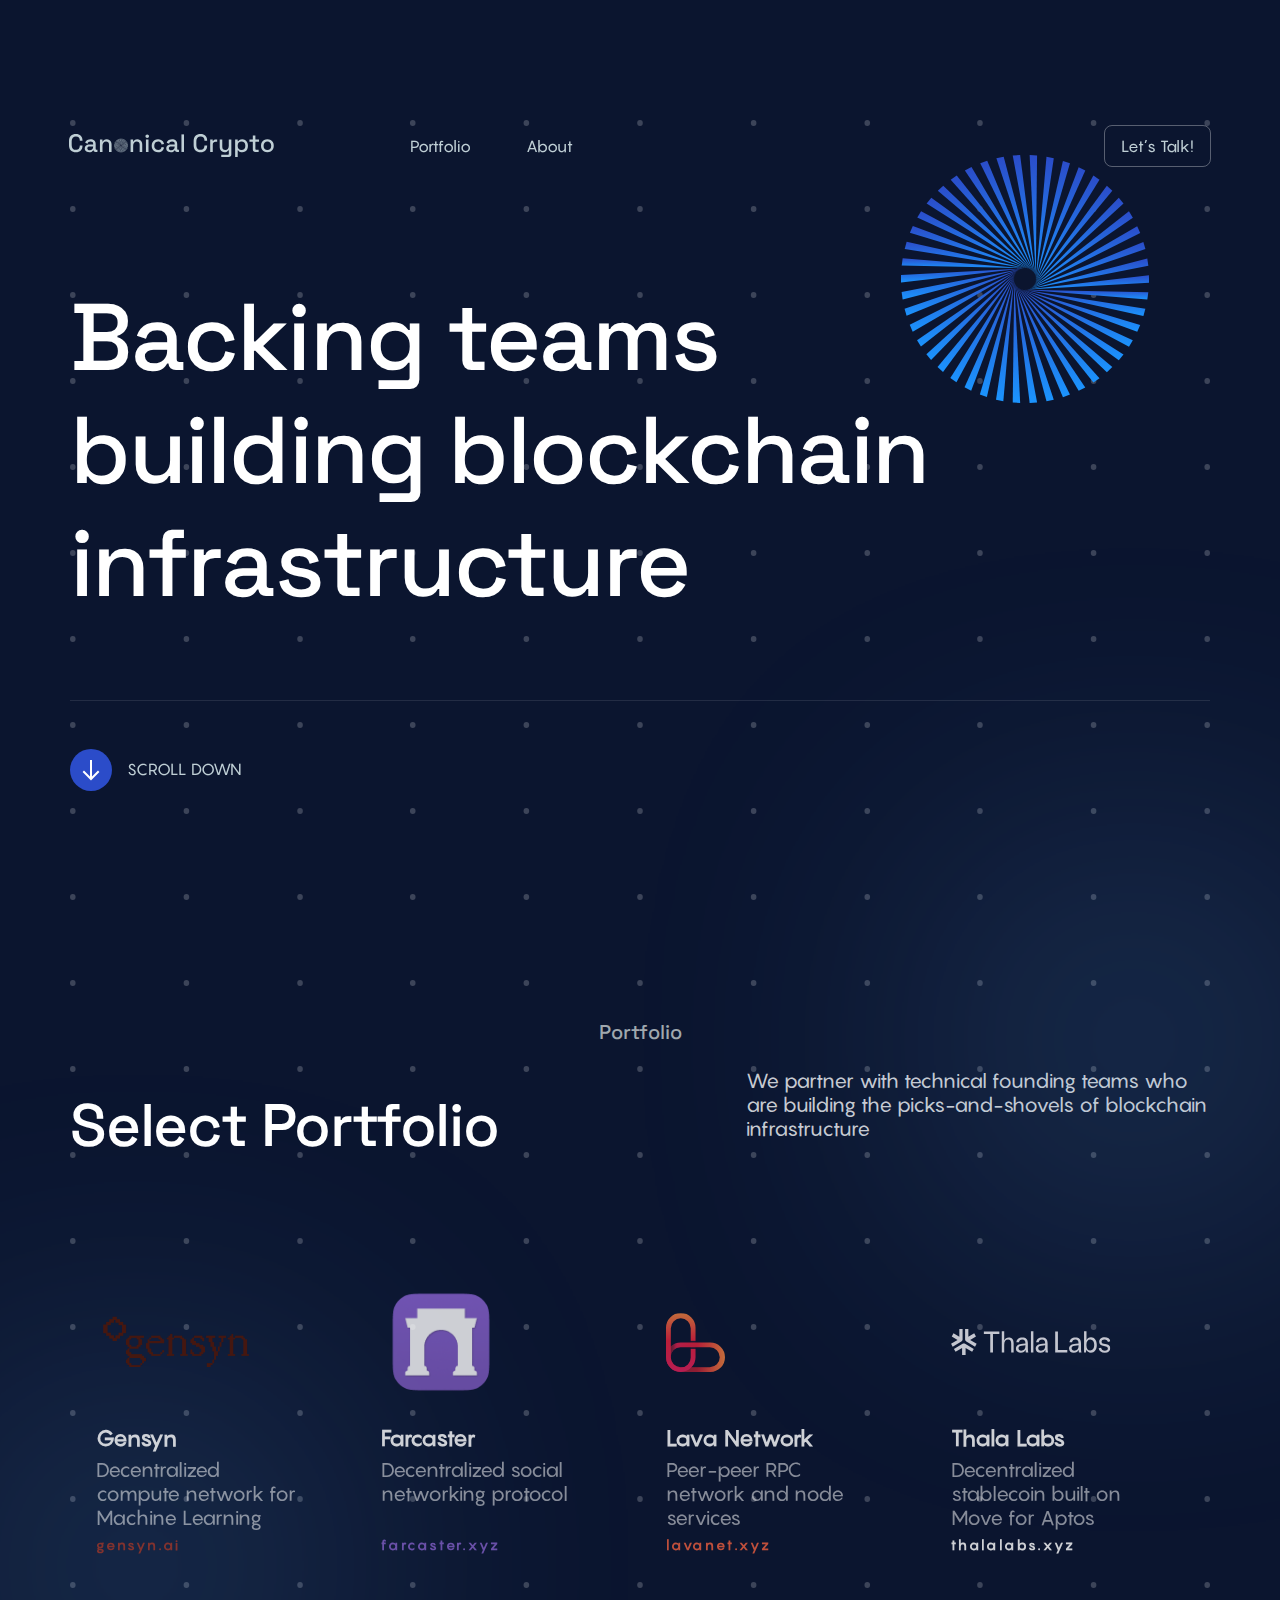
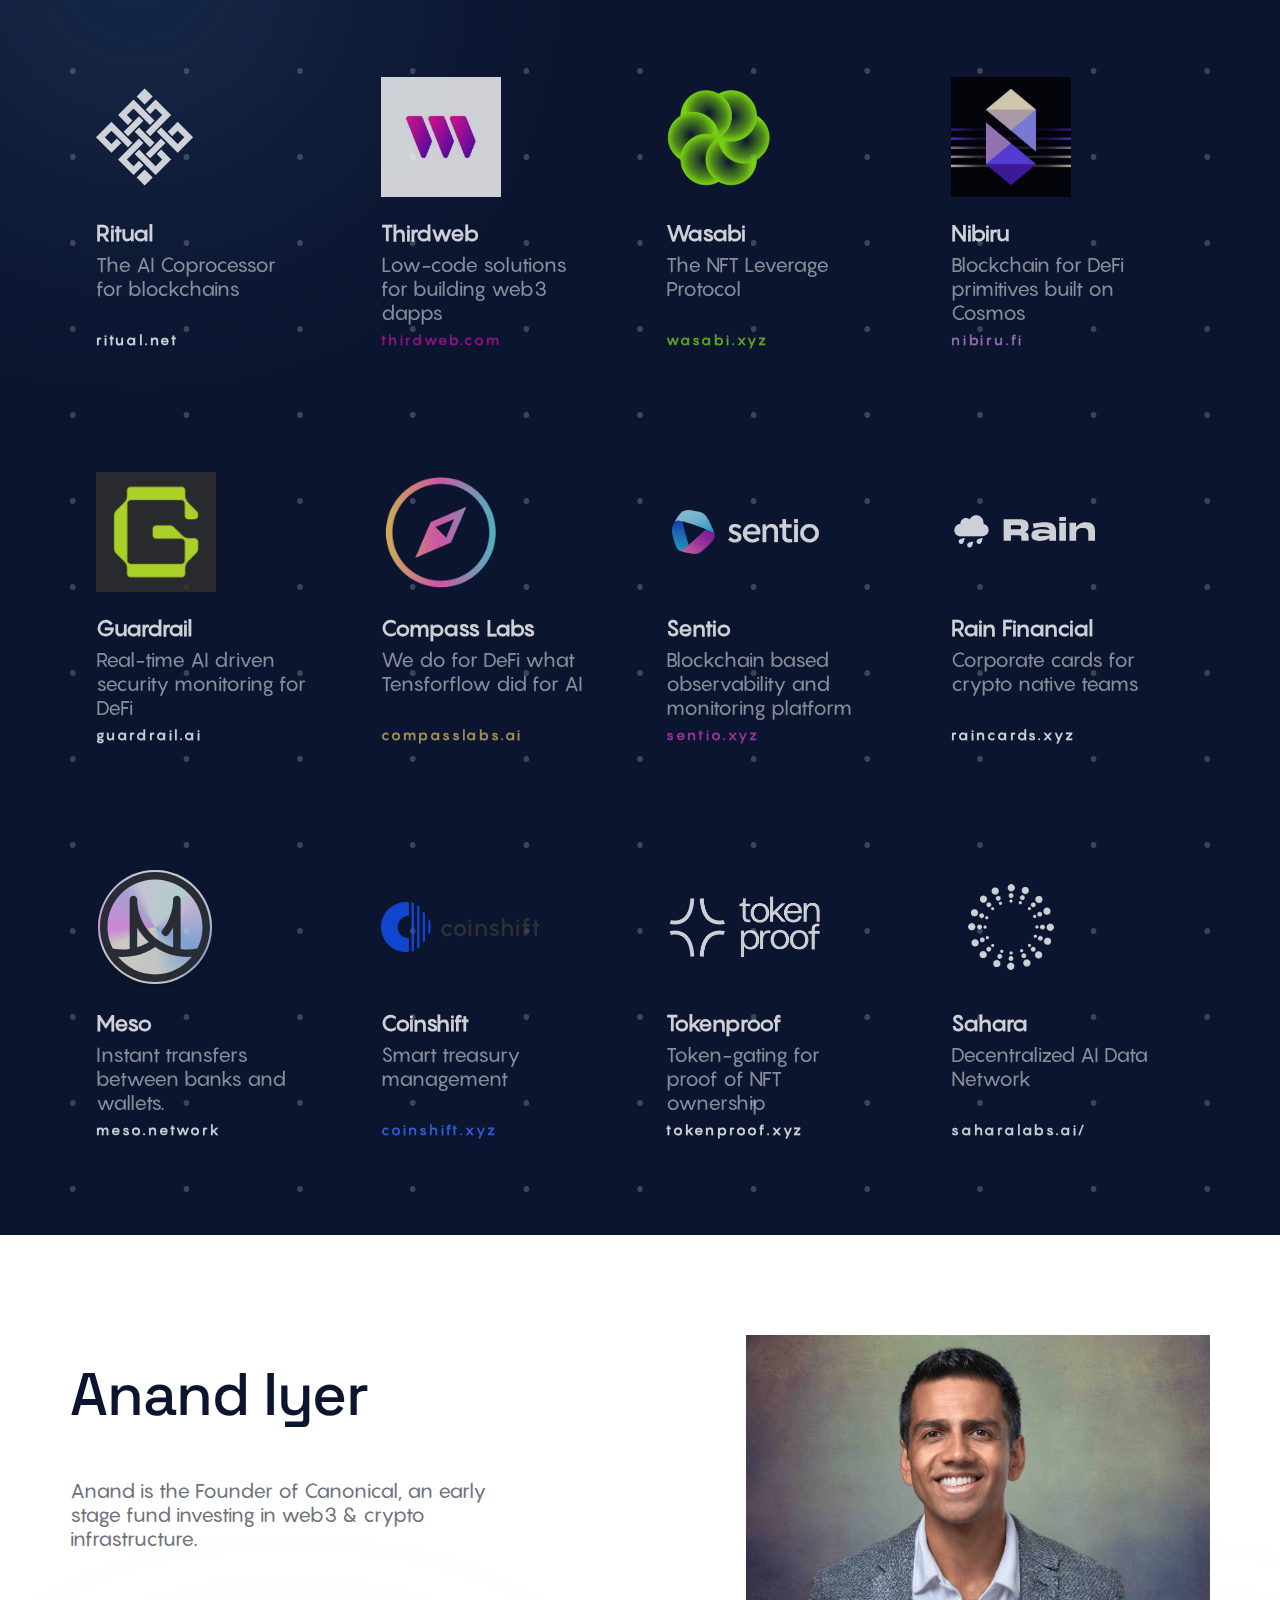
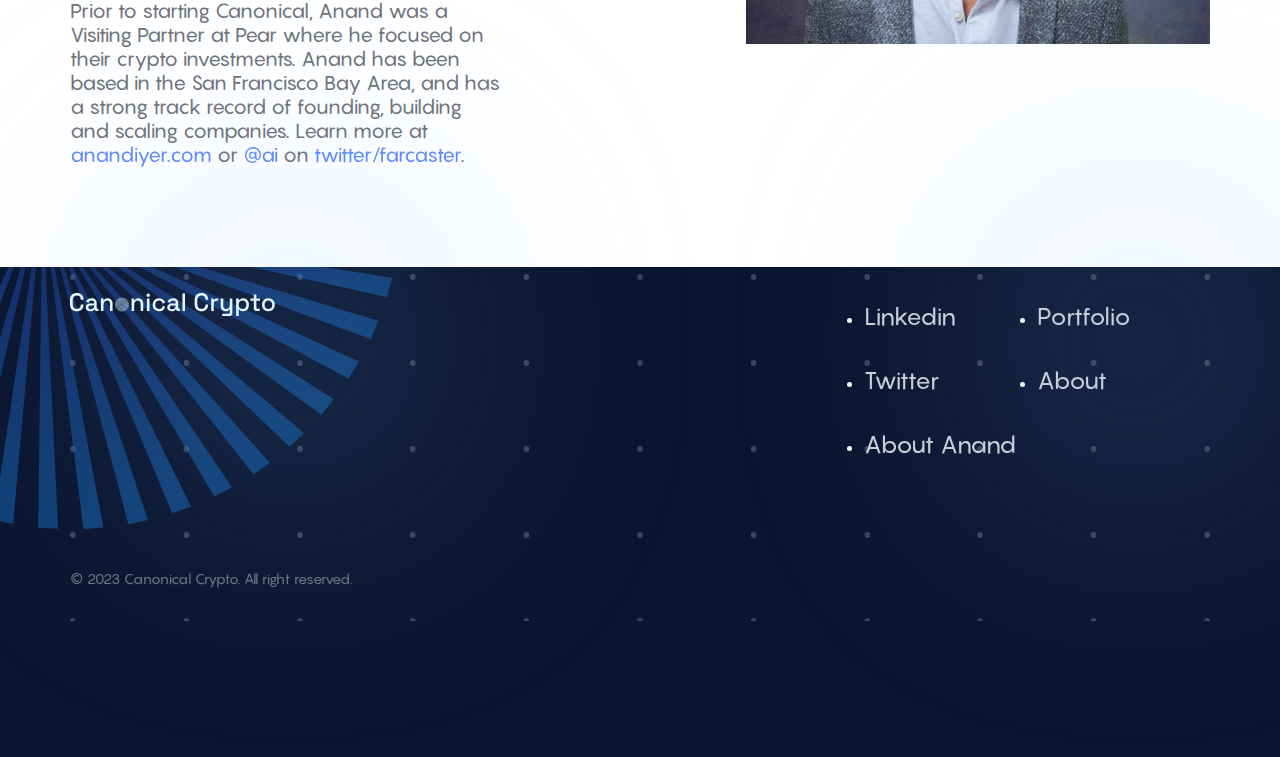
<file: index.html>
<!DOCTYPE html>
<html lang="en">

<head>
  <meta charset="UTF-8">
  <meta http-equiv="X-UA-Compatible" content="IE=edge">
  <meta name="viewport" content="width=device-width, initial-scale=1.0">
  <title>Canonical Crypto</title>
  <meta name="description" content="Canonical Crypto is an early stage venture capital fund that invests in technology companies building blockchain infrastructure" />
  <meta name="keywords" content="crytpo, web3, infrastructure, blockchain, picks shovels, venture capital, vc, anand iyer" />

  <meta property="og:image" content="https://canonical.cc/images/site-logo.png">
  <meta property="og:title" content="Canonical Crypto" />
  <meta property="og:description" content="Canonical Crypto is an early stage venture capital fund that invests in technology companies building blockchain infrastructure" />
  <meta property="og:type" content="website" />
  <meta property="og:url" content="https://www.canonical.cc" />

  <meta name="twitter:title" content="Canonical Crypto"> 
  <meta property="twitter:domain" content="canonical.cc">
  <meta property="twitter:url" content="https://www.canonical.cc/">
  <meta name="twitter:description" content="Canonical Crypto is an early stage venture capital fund that invests in technology companies building blockchain infrastructure"> 
  <meta name="twitter:image" content="https://canonical.cc/images/site-logo.png">
  
  <link rel="stylesheet" type="text/css" href="css/style.css?t=1709950250265" />
  <link rel="stylesheet" type="text/css" href="css/main.css?t=1709950250265" />
  <link rel="stylesheet" type="text/css" href="css/home.css?t=1709950250265" />
  <link rel="preconnect" href="https://fonts.googleapis.com">
  <link rel="preconnect" href="https://fonts.gstatic.com" crossorigin>
  <link href="https://fonts.googleapis.com/css2?family=Space+Grotesk&display=swap" rel="stylesheet">
  <script src="js/jquery.3.6.0.min.js"></script>
  <script src="js/main.js"></script>

  <!-- Global site tag (gtag.js) - Google Analytics -->
  <script async src="https://www.googletagmanager.com/gtag/js?id=G-44ZP5XBN8T"></script>
  <script>
    window.dataLayer = window.dataLayer || [];
    function gtag(){dataLayer.push(arguments);}
    gtag('js', new Date());

    gtag('config', 'G-44ZP5XBN8T');
  </script>

</head>

<body>
  <header class="site-header" id="header">
    <div class="top-navigation">
      <div class="left">
        <a class="site-logo" href="/"></a>
        <div class="nav-menu">
          <ul>
            <li class="page_item page-item-14 "><a href="#portfolio" aria-current="page">Portfolio</a></li>
            <li class="page_item page-item-14 "><a href="#about-me">About</a></li>
          </ul>
        </div>
      </div>
      <div class="mobile-navigation">
        <button class="menu-toggle button-toggle">
          <span>
            <div class="gbi gbicon-bars"></div>
          </span>
          <span>
            <div class="gbi gbicon-times"></div>
          </span>
        </button><!-- .overlay-toggle -->
      </div>
      <div class="drawer-wrap">
        <div class="drawer drawer-menu-explore">
          <nav id="drawer-navigation" class="drawer-navigation">
            <div class="nav-menu">
              <ul>
                <li class="page_item page-item-14 "><a href="#portfolio" aria-current="page">Portfolio</a></li>
                <li class="page_item page-item-14 "><a href="#about-me">About</a></li>
              </ul>
            </div>
          </nav>
        </div>
      </div>
      <a href="mailto:info@canonical.cc"><button class="default">Let’s Talk!</button></a>
      <!-- Mobile menu -->
    </div>
  </header><!-- .site-header -->

  <script>
    var $ = jQuery;

    function scrollToHash(hash, event) {
      // event && event.preventDefault();
      var target = $(hash);
      if (!hash || !hash.slice(1)) {
        $("html, body").animate({
          scrollTop: 0,
        },
          1000
        );
      } else {
        target = target.length ? target : $("[name=" + hash.slice(1) + "]");
        if (target.length) {
          $("html, body").animate({
            scrollTop: target.offset().top - 70,
          },
            1000
          );
        }
      }
    }
    $('a[href*="#"]')
      // Remove links that don't actually link to anything
      .not('[href="#"]')
      .not('[href="#0"]')
      .on("click", function (event) {
        // On-page links
        if (
          location.pathname.replace(/^\//, "") ==
          this.pathname.replace(/^\//, "") &&
          location.hostname == this.hostname
        ) {
          // Figure out element to scroll to
          var hash = this.hash;
          scrollToHash(hash, event);
        }
      });
    $(window).scroll(function () {
      var scroll = $(window).scrollTop();
      if (scroll > 0) {
        $("#header").addClass("active");
      } else {
        $("#header").removeClass("active");
      }
    });
    $(document).ready(function () {
      if (location.hash) {
        scrollToHash(location.hash);
      }
    });
  </script>

  <div id="page" class="site-container">
    <div id="content" class="site-content">
      <div class="page-home">
        <div class="twinkle twinkle-1"></div>
        <div class="twinkle twinkle-2"></div>
        <div class="twinkle twinkle-3"></div>
        <div class="twinkle twinkle-4"></div>
        <section class="section-hero">
          <div class="hero-bg"></div>
          <div class="title">
            <div class="title-p p1">Backing teams</div>
            <div class="title-p p1">building blockchain infrastructure</div>
            <div class="title-p p1 mobile">Backing teams</div>
            <div class="title-p p2 mobile">building blockchain infrastructure</div>
          </div>
          <div class="footer">
            <div class="discover-more">
              <div class="icon-arrow-down"></div>
              <a href="#portfolio" class="discover-more-link">SCROLL DOWN</a>
            </div>
            <!--
            <div class="caption p">Backing teams building in web3</div>
            -->
          </div>
        </section>
        <section class="section-portfolio" id="portfolio">
          <div class="section-title">Portfolio</div>
          <div class="portfolio-title">
            <div class="title">Select Portfolio</div>
            <div class="right-content">
                <div class="caption p">We partner with technical founding teams who are building the picks-and-shovels of blockchain infrastructure</div>
              <a href="#" class="read-more">
                <!-- READ MORE <i class="icon-read-more"></i> -->
              </a>
            </div>
          </div>
          <div class="companies-list">
            <!-- First Row -->
            <div class="company gensyn">
              <div class="logo-wrapper">
                <a href="https://www.gensyn.ai/">
                <img class="logo"
                  src="images/home/company-logos/gensyn.png"></img>
                </a>
              </div>
              <a href="https://www.gensyn.ai/">
                <div class="name">Gensyn</div>
                <div class="aim">Decentralized compute network for Machine Learning</div>
                <div class="domain">gensyn.ai</div>
              </a>
            </div>
            <div class="company farcaster">
              <div class="logo-wrapper">
                <a href="https://www.farcaster.xyz/">
                <img class="logo"
                  src="images/home/company-logos/farcaster-logo.png"></img>
                </a>
              </div>
              <a href="https://www.farcaster.xyz/">
                <div class="name">Farcaster</div>
                <div class="aim">Decentralized social networking protocol</div>
                <div class="domain">farcaster.xyz</div>
              </a>
            </div>
            <div class="company lavanet">
              <div class="logo-wrapper">
                <a href="https://lavanet.xyz/">
                <img class="logo"
                  src="images/home/company-logos/lavanet-logo.svg"></img>
                </a>
              </div>
              <a href="https://lavanet.xyz/">
                <div class="name">Lava Network</div>
                <div class="aim">Peer-peer RPC network and node services</div>
                <div class="domain">lavanet.xyz</div>
              </a>
            </div>
            <div class="company thala">
              <div class="logo-wrapper">
                <a href="https://www.thalalabs.xyz/">
                <img class="logo"
                  src="images/home/company-logos/thala-labs-logo.svg"></img>
                </a>
              </div>
              <a href="https://www.thalalabs.xyz/">
                <div class="name">Thala Labs</div>
                <div class="aim">Decentralized stablecoin built on Move for Aptos</div>
                <div class="domain">thalalabs.xyz</div>
              </a>
            </div>
            
            <!-- Second Row -->
            <div class="company ritual">
              <div class="logo-wrapper">
                <a href="https://ritual.net/">
                <img class="logo"
                  src="images/home/company-logos/ritual.svg"></img>
                </a>
              </div>
              <a href="https://ritual.net/">
                <div class="name">Ritual</div>
                <div class="aim">The AI Coprocessor for blockchains</div>
                <div class="domain">ritual.net</div>
              </a>
            </div>
            <div class="company thirdweb">
              <div class="logo-wrapper">
                <a href="https://thirdweb.com">
                <img class="logo"
                  src="images/home/company-logos/thirdweb.jpeg"></img>
                </a>
              </div>
              <a href="https://thirdweb.com">
                <div class="name">Thirdweb</div>
                <div class="aim">Low-code solutions for building web3 dapps</div>
                <div class="domain">thirdweb.com</div>
              </a>
            </div>
            <div class="company wasabi">
              <div class="logo-wrapper">
                <a href="https://www.wasabi.xyz/">
                <img class="logo"
                  src="images/home/company-logos/wasabi.svg"></img>
                </a>
              </div>
              <a href="https://www.wasabi.xyz/">
                <div class="name">Wasabi</div>
                <div class="aim">The NFT Leverage Protocol</div>
                <div class="domain">wasabi.xyz</div>
              </a>
            </div>
            <div class="company nibiru">
              <div class="logo-wrapper">
                <a href="https://nibiru.fi/">
                <img class="logo"
                  src="images/home/company-logos/nibiru-logo.jpg"></img>
                </a>
              </div>
              <a href="https://nibiru.fi/">
                <div class="name">Nibiru</div>
                <div class="aim">Blockchain for DeFi primitives built on Cosmos</div>
                <div class="domain">nibiru.fi</div>
              </a>
            </div>
            
            <!-- Third Row -->
            <div class="company guardrail">
              <div class="logo-wrapper">
                <a href="https://guardrail.ai/">
                <img class="logo"
                  src="images/home/company-logos/guardrail.png"></img>
                </a>
              </div>
              <a href="https://guardrail.ai/">
                <div class="name">Guardrail</div>
                <div class="aim">Real-time AI driven security monitoring for DeFi</div>
                <div class="domain">guardrail.ai</div>
              </a>
            </div>
            <div class="company compass-labs">
              <div class="logo-wrapper">
                <a href="https://www.compasslabs.ai/">
                <img class="logo"
                  src="images/home/company-logos/compass.png"></img>
                </a>
              </div>
              <a href="https://www.compasslabs.ai/">
                <div class="name">Compass Labs</div>
                <div class="aim">We do for DeFi what Tensforflow did for AI</div>
                <div class="domain">compasslabs.ai</div>
              </a>
            </div>
            <div class="company sentio">
              <div class="logo-wrapper">
                <a href="https://www.sentio.xyz/">
                <img class="logo"
                  src="images/home/company-logos/sentio-logo.png"></img>
                </a>
              </div>
              <a href="https://www.sentio.xyz/">
                <div class="name">Sentio</div>
                <div class="aim">Blockchain based observability and monitoring platform</div>
                <div class="domain">sentio.xyz</div>
              </a>
            </div>
            <div class="company rain">
              <div class="logo-wrapper">
                <a href="https://raincards.xyz">
                <img class="logo"
                  src="images/home/company-logos/raincards.svg"></img>
                </a>
              </div>
              <a href="https://raincards.xyz">
                <div class="name">Rain Financial</div>
                <div class="aim">Corporate cards for crypto native teams</div>
                <div class="domain">raincards.xyz</div>
              </a>
            </div>
            
            <!-- 4th Row -->
            <div class="company meso">
              <div class="logo-wrapper">
                <a href="https://meso.network/">
                <div class="meso-ring">
                  <img class="logo" src="images/home/company-logos/meso.svg"></img>
                </div>
               </a>
              </div>
              <a href="https://meso.network/">
                <div class="name">Meso</div>
                <div class="aim">Instant transfers between banks and wallets.</div>
                <div class="domain">meso.network</div>
              </a>
            </div>
            <div class="company coinshift">
              <div class="logo-wrapper">
                <a href="https://coinshift.xyz/">
                <img class="logo"
                  src="images/home/company-logos/coinshift-logo.svg"></img>
                </a>
              </div>
              <a href="https://coinshift.xyz/">
                <div class="name">Coinshift</div>
                <div class="aim">Smart treasury management</div>
                <div class="domain">coinshift.xyz</div>
              </a>
            </div>
            <div class="company tokenproof">
              <div class="logo-wrapper">
                <a href="https://tokenproof.xyz/">
                <img class="logo"
                  src="images/home/company-logos/token-proof-logo.png"></img>
                </a>
              </div>
              <a href="https://tokenproof.xyz/">
                <div class="name">Tokenproof</div>
                <div class="aim">Token-gating for proof of NFT ownership</div>
                <div class="domain">tokenproof.xyz</div>
              </a>
            </div>
            <div class="company sahara">
              <div class="logo-wrapper">
                <a href="https://saharalabs.ai/">
                <img class="logo"
                  src="images/home/company-logos/sahara.png"></img>
                </a>
              </div>
              <a href="https://saharalabs.ai/">
                <div class="name">Sahara</div>
                <div class="aim">Decentralized AI Data Network</div>
                <div class="domain">saharalabs.ai/</div>
              </a>
            </div>
            
          </div>
        </section>

        <section class="section-about-me" id="about-me">
          <section>
            <div class="left">
                <!-- <div class="section-title">About Anand</div> -->
              <div class="title">Anand Iyer</div>
              <!--
              <div class="title">Managing Director Canonical</div>
              -->
              <img class="mvp mobile-only" src="images/home/anand_iyer.jpg" />
              <div class="p description">Anand is the Founder of
                  Canonical, an early stage fund investing in web3 & crypto infrastructure.
              </div>

              <div class="p description">Prior to starting Canonical, Anand was a
                  Visiting Partner at Pear where he focused on their crypto investments.
                  Anand has been based in the San Francisco Bay Area, and has a strong
                  track record of founding, building and scaling companies. Learn more at
		  <a class="link" target="_blank" href="https://anandiyer.com/">anandiyer.com</a> or <a class="link" target="_blank" href="https://twitter.com/ai">@ai</a>
		  on <a class="link" target="_blank" href="https://twitter.com/farcaster_xyz">twitter/farcaster</a>.
              </div>
              <!--
              <a href="#" class="read-more">
                READ MORE <i class="icon-read-more"></i>
              </a>
              -->
            </div>
            <div class="right">
              <img class="mvp desktop-only" src="images/home/anand_iyer.jpg"></img>
            </div>
          </section>
        </section>

      </div>
    </div><!-- #content -->
  </div><!-- #page .container -->

  <footer id="colophon" class="site-footer"> 
    <br />
    <div class="site-footer-container">
      <div class="footer-bg"></div>
      <div class="left">
        <div class="site-logo"></div>
      </div>
      <div class="right">
        <div class="social-links">
          <ul>
            <li class=""><a href="https://linkedin.com/in/anandiyer">Linkedin</a></li>
            <li class=""><a href="https://twitter.com/ai">Twitter</a></li>
            <li class=""><a href="https://anandiyer.com">About Anand</a></li>
          </ul>
        </div>
        <div class="footer-menu">
          <div class="nav-menu">
            <ul>
              <li class="page_item page-item-14 "><a href="#portfolio" aria-current="page">Portfolio</a></li>
              <li class="page_item page-item-14 "><a href="#about-me">About</a></li>
            </ul>
          </div>
        </div>
      </div>
    </div>
    <div class="footer-ps">
      <div class="copy-rights">© 2023 Canonical Crypto. All right reserved.</div>
      <!--
      <div class="pp ts">
        <a href="">Privacy Policy</a>
        <a href="">Terms of Service</a>
      </div>
      -->
    </div>
  </footer>
</body>

</html>
</file>
<file: css/main.css>
@font-face {
  font-family: Pangram;
  src: url("../fonts/Pangram-Regular.eot");
  src: url("../fonts/Pangram-Regular.eot?#iefix") format("embedded-opentype"),
    url("../fonts/Pangram-Regular.woff") format("woff"),
    url("../fonts/Pangram-Regular.ttf") format("truetype"),
    url("../fonts/Pangram-Regular.svg#Pangram-Regular") format("svg");
  font-weight: normal;
  font-style: normal;
}

@font-face {
  font-family: Space Grotesk;
  src: url('../fonts/SpaceGrotesk-Regular.ttf')  format('truetype')
}

.drawer-wrap {
  position: relative;
}

.drawer {
  padding: 10px 0 15px 0;
  background: #22262a;
  background: rgba(21, 23, 26, 0.7);
  font-size: 16px;
  display: none;
  z-index: 30;
  top: 0;
  right: 0;
  left: 0;
  width: 100%;
  overflow-x: hidden;
}

@media only screen and (min-width: 1000px) {
  .drawer {
    display: none !important;
  }
}

.drawer-menu-explore {
  padding-top: 0;
  padding-bottom: 0;
}

@media (max-width: 1000px) {
  .drawer-menu-explore {
    background: #272c30;
    padding: 15px 5% 30px 5%;
  }
}

.drawer-menu-explore .container {
  padding: 0;
}

.show-drawer {
  animation-name: fadeIn;
  animation-duration: 0.5s;
  animation-fill-mode: both;
  display: inline-block !important;
}

.site-header {
  padding: 0;
  width: 100%;
  position: relative;
  z-index: 100;
}

.site-logo {
  line-height: 1;
  margin: 0;
  display: block;
}

.site-logo:not(img):empty {
  margin: 0;
}

.custom-logo-link img {
  display: block;
}

@media (max-width: 1000px) {
  .custom-logo-link {
    text-align: center;
    width: 100%;
    display: inline-block;
  }
  .custom-logo-link img {
    margin-left: auto;
    margin-right: auto;
  }
}

/* --------------------------------------------------------------
Footer
-------------------------------------------------------------- */
.site-footer {
  padding: 0 0 2.5% 0;
  font-size: 17px;
  line-height: 1.5;
  display: block;
  width: 100%;
  position: relative;
  z-index: 1;
  overflow: hidden;
}

.site-footer a {
  color: #0072e5;
}

.site-footer a:hover {
  color: #272c30;
  text-decoration: underline;
}

@media (max-width: 1000px) {
  .site-footer {
    padding-bottom: 30px;
  }
}

@media (max-width: 600px) {
  .site-footer {
    font-size: 15px;
  }
}

body {
  background: #0b152f;
  font-family: Pangram;
  position: relative;
  z-index: 0;
}

body::before {
  content: "";
  position: absolute;
  width: 100%;
  height: 100%;
  max-width: 1140px;
  top: 0px;
  left: 50%;
  transform: translateX(-50%);
  margin: auto;
  background-image: url("../images/body-bg.svg");
  background-repeat: repeat-y;
  background-position: center 103px;
  background-size: contain;
  z-index: -9999;
}

a {
  font-family: Pangram;
  font-style: normal;
  font-weight: normal;
  color: #edfeff;
  opacity: 0.8;
  text-decoration: none;
}

a:hover {
  opacity: 1;
  font-weight: bold;
}

.site-container section,
.site-footer {
  max-width: 1140px;
  width: calc(100% - 50px);
  margin: auto;
}

.site-container {
  width: 100%;
}

#header {
  transition: all 0.15s linear;
}

#header.active {
  box-shadow: 0 0 10px rgba(0, 0, 0, 0.6);
}

.site-container {
  margin-top: 103px;
}

.site-header {
  background-color: #0b152f;
  width: 100%;
  position: fixed;
}

.top-navigation {
  max-width: 1142px;
  width: calc(100% - 48px);
  margin: auto;
  left: 0px;
  right: 0px;
}

.top-navigation {
  height: 86px;
  display: flex;
  align-items: center;
  justify-content: space-between;
}

.top-navigation .left {
  display: flex;
}

.top-navigation .left .nav-menu ul {
  display: flex;
  margin: 0;
  margin-left: 81px;
}

.top-navigation .left .nav-menu li {
  display: flex;
  margin-left: 55px;
}

.top-navigation .left .nav-menu a {
  font-size: 16px;
  line-height: 24px;
  color: #edfeff;
}

.top-navigation .left .nav-menu .current_page_item a {
  opacity: 1;
  font-weight: bold;
}

.top-navigation button {
  border: 1px solid rgba(255, 255, 255, 0.4);
  box-sizing: border-box;
  border-radius: 8px;
  font-family: Pangram;
  font-style: normal;
  font-weight: normal;
  font-size: 16px;
  line-height: 24px;
  color: #edfeff;
  padding: 8px 16px;
  background-color: transparent;
}

.site-logo {
  height: 23px;
  width: 205px;
  background: url("../images/site-logo.svg");
  background-size: contain;
}

.footer-bg {
  opacity: 0.35;
  z-index: -1;
  top: -400px;
  left: -330px;
  position: absolute;
  height: 662px;
  width: 662px;
  background-size: cover;
  background-image: url("../images/home/hero-bg.svg");
}

.site-footer {
  overflow: visible;
  z-index: -1;
}

.site-footer-container {
  display: flex;
  justify-content: space-between;
}

.site-footer-container .right {
  display: flex;
}

.site-footer-container .right li a {
  display: flex;
  font-size: 24px;
  line-height: 2;
  color: #ffffff;
  margin-bottom: 16px;
  width: 173px;
}

.footer-ps {
  display: flex;
  justify-content: space-between;
  align-items: center;
  margin-top: 84px;
}

.footer-ps .copy-rights {
  font-size: 14px;
  line-height: 1.43;
  display: flex;
  color: #ffffff;
  opacity: 0.4;
}
.footer-ps .pp.ts {
  white-space: nowrap;
  display: flex;
}
.footer-ps .pp.ts a {
  font-size: 14px;
  line-height: 1.43;
  display: flex;
  color: #ffffff;
  opacity: 0.4;
  margin-left: 24px;
}

.mobile-only {
  display: none;
}
.desktop-only {
  display: block;
}

.site-footer-container ul,
.site-footer-container ol {
  margin: 0px;
}

/* Mobile navigation */
.mobile-navigation {
  display: none;
  width: 100%;
  padding: 15px;
  background: #0072e5;
  transition: 0.2s ease;
  text-align: center;
}

.mobile-navigation button {
  width: 100%;
}

@media (max-width: 1000px) {
  .mobile-navigation {
    display: inline-block;
  }
}

.toggle-active {
  background: #0072e5;
}

.drawer .drawer-navigation {
  width: 100%;
  max-width: 100%;
  z-index: 40;
  position: relative;
}

@media (max-width: 1000px) {
  .drawer .drawer-navigation {
    font-size: 17px;
    display: inline-block;
  }
}

.drawer .drawer-navigation .menu {
  margin: 0;
}

.drawer .drawer-navigation ul {
  margin: 0;
  padding: 0;
}

.drawer .drawer-navigation ul li {
  width: 100%;
  padding: 0 0;
  list-style-type: none;
  border-bottom: dotted 1px rgba(255, 255, 255, 0.2);
  transition: none;
  position: relative;
  z-index: 50;
  border-top: none;
}

.drawer .drawer-navigation ul li:hover {
  border-top: none;
}

.drawer .drawer-navigation ul li:last-child {
  border-bottom: none;
}

.drawer .drawer-navigation ul li a {
  display: inline-block;
  padding: 15px 10px 15px 0;
  margin-top: 0;
  margin-bottom: 0;
  margin-left: 0;
  border-bottom: none;
  position: relative;
  transition: none;
}

.drawer .drawer-navigation a {
  color: #fff;
  color: rgba(255, 255, 255, 0.7);
  padding-left: 0;
  line-height: 1.4;
}

.drawer .drawer-navigation a:hover {
  color: #fff;
}

.drawer .drawer-navigation .sub-menu,
.drawer .drawer-navigation .children {
  display: none;
  position: relative;
  width: 100%;
  left: 0;
  top: auto;
  margin: 0 0 0 15px;
  padding: 0 15px 0 0;
  border: none;
  background: transparent;
  box-shadow: none;
}

.drawer .drawer-navigation .sub-menu::before,
.drawer .drawer-navigation .children::before {
  display: none;
}

.drawer .drawer-navigation li ul a,
.drawer .drawer-navigation li ul li a {
  padding: 15px 0;
}

.drawer .drawer-navigation .sub-menu li:first-child {
  border-top: dotted 1px rgba(255, 255, 255, 0.2);
}

.drawer nav {
  padding: 2% 0 0 0;
}

::-webkit-input-placeholder {
  color: #97a7b5;
}

:-moz-placeholder {
  color: #97a7b5;
}

::-moz-placeholder {
  color: #97a7b5;
}

:-ms-input-placeholder {
  color: #97a7b5;
}

.gbicon-times,
.gbicon-bars {
  background-size: contain;
  background-position: center;
  background-repeat: no-repeat;
}

.gbicon-bars {
  background-image: url(../images/menu.svg);
  display: block;
  height: 16px;
  width: 23px;
}

.gbicon-times {
  background-image: url(../images/close.svg);
  display: none;
  height: 20px;
  width: 23px;
}

@media (max-width: 1000px) {
  .desktop-only {
    display: none;
  }
  .mobile-only {
    display: block;
  }

  .top-navigation {
    height: 15.38vw;
  }
  .top-navigation .left > .nav-menu {
    display: none;
  }
  .top-navigation button.default {
    display: none;
  }
  .mobile-navigation {
    flex: none;
    width: auto;
    background-color: transparent;
    border: none;
    z-index: 999;
    padding: 0px;
    margin-right: -10px;
  }
  .top-navigation button.menu-toggle {
    border: none;
    font-size: 5.13vw;
  }
  .drawer-wrap {
    position: fixed;
    width: 100%;
    top: 0px;
    left: 0px;
  }
  .top-navigation > a {
    display: none;
  }

  .site-logo {
    width: 39.74vw;
    height: 4.1vw;
    background-repeat: no-repeat;
  }

  .site-container {
    margin-top: 60px;
  }

  .site-footer-container .right {
    margin-top: 6.15vw;
    justify-content: space-between;
  }

  .footer-ps {
    flex-flow: column nowrap;
    align-items: flex-start;
    margin-top: 21.53vw;
  }
  .footer-ps .pp.ts {
    flex-flow: column nowrap;
  }
  .footer-ps .pp.ts a {
    margin-left: 0px;
    margin-top: 4.1vw;
  }

  .site-footer {
    width: 100%;
    padding: 0px 25px 7.18vw 25px;
    overflow: hidden;
  }
  .footer-bg {
    width: 79.74vw;
    height: 79.74vw;
    top: auto;
    left: auto;
    bottom: -20.51vw;
    right: -20.51vw;
  }

  .social-links,
  .footer-menu {
    width: 50%;
  }

  .drawer .drawer-navigation ul li a {
    width: 100%;
  }
}

@media (max-width: 600px) {
}
</file>
<file: css/home.css>
.twinkle {
  position: absolute;
  width: 336px;
  height: 336px;

  background: url("../images/blur.svg");
  background-repeat: no-repeat;
  background-size: contain;
  transform: scale(3);
  pointer-events: none;
}

.twinkle-1 {
  left: 966px;
  top: 769px;
}

.twinkle-2 {
  left: -31px;
  top: 1295px;
}

.twinkle-3 {
  width: 277px;
  height: 277px;
  right: 5px;
  top: 3300px;
}

.twinkle-4 {
  width: 277px;
  height: 277px;
  left: 151px;
  top: 3300px;
}

.section-hero {
  padding-top: 178px;
  padding-bottom: 90px;
  position: relative;
}

.section-hero .title {
  font-family: Space Grotesk;
  font-style: normal;
  font-weight: 500;
  font-size: 94.5413px;
  line-height: 113px;
  letter-spacing: -0.02em;
  color: #ffffff;
}

.section-hero .title .p1 {
  text-align: left;
}

.section-hero .title .p2 {
  text-align: center;
  margin-right: 60px;
}

.section-hero .title .p3 {
  text-align: right;
}

.section-hero .hero-bg {
  top: 52px;
  right: 61px;
  position: absolute;
  height: 248px;
  width: 248px;
  background-image: url("../images/home/hero-bg.svg");
  background-size: contain;
}

.section-hero .footer {
  display: flex;
  justify-content: space-between;
  margin-top: 80px;
}

.icon-arrow-down {
  width: 42px;
  height: 42px;
  background-image: url("../images/home/arrow-down.svg");
}

.discover-more {
  display: flex;
  align-items: center;
}

.discover-more .discover-more-link {
  margin-left: 15px;
}

.p {
  font-family: Pangram;
  font-style: normal;
  font-weight: normal;
  font-size: 20px;
  line-height: 24px;
  color: rgba(255, 255, 255, 0.8);
}

.section-hero .footer .caption {
  max-width: 464px;
}

.section-portfolio {
  padding-top: 90px;
  padding-bottom: 33px;
}

.section-title {
  font-family: Space Grotesk;
  font-style: normal;
  font-weight: 500;
  font-size: 20px;
  line-height: 26px;
  color: #a0a8ae;
}

.portfolio-title {
  display: flex;
  justify-content: space-between;
  margin-top: 24px;
}

.portfolio-title .right-content {
  max-width: 464px;
}

.portfolio-title .title {
  font-family: Space Grotesk;
  font-style: normal;
  font-weight: 500;
  font-size: 60px;
  line-height: 113px;
  /* identical to box height, or 189% */

  letter-spacing: -0.02em;

  color: #ffffff;
}

.read-more {
  font-family: Pangram;
  font-style: normal;
  font-weight: bold;
  font-size: 14px;
  line-height: 24px;
  color: #1b94fe;
  display: flex;
  align-items: center;
}

.icon-read-more {
  height: 12px;
  width: 12px;
  background-image: url("../images/home/arrow-right.svg");
}

.read-more .icon-read-more {
  margin-top: 2px;
  margin-left: 8px;
}

.portfolio-title .right-content .read-more {
  margin-top: 32px;
}

.companies-list {
  margin-top: 40px;
  display: flex;
  flex-flow: row wrap;
}

.companies-list .company {
  padding: 60px 0px;
  padding-left: 26px;
  width: 25%;
}

.companies-list .company .name {
  margin-top: 24px;
  font-weight: bold;
  font-size: 22px;
  line-height: 24px;
  color: rgba(255, 255, 255, 1);
}
.companies-list .company .aim {
  margin-top: 8px;
  font-size: 20px;
  line-height: 24px;
  color: rgba(255, 255, 255, 0.8);
  opacity: 0.8;
  width: 210px;
  height: 48px;
}
.companies-list .company.katoo .aim {
  width: 219px;
}
.companies-list .company .domain {
  margin-top: 27px;
  font-weight: bold;
  font-size: 14px;
  line-height: 24px;
  letter-spacing: 0.2em;
}

.company .logo-wrapper {
  height: 120px;
  overflow: hidden;
}

.company .logo-wrapper a {
  height: 100%;
  display: flex;
  align-items: center;
}

.company .logo {
  max-height: 120px;
  max-width: 160px;
}
.company .logo.w-120 {
  width: 120px;
  height: auto;
}

.company.thirdweb .domain {
  color: #b01291;
}
.company.notifi .domain {
  color: #be695d;
}
.company.portal .domain {
  color: white;
}
.company.prime .domain {
  color: white;
}
.company.rain .domain {
  color: white;
}
.company.lavanet .domain {
  color: #ec5e3f;
}
.company.coinshift .domain {
  color: #386df7;
}
.company.farcaster .domain {
  color: #815ec5;
}
.company.community .domain {
  color: white;
}
.company.nibiru .domain {
  color: #ab7fca;
}
.company.tokenproof .domain {
  color: white;
}
.company.skip .domain {
  color: white;
}
.company.sentio .domain {
  color: #b939b4;
}
.company.zoltar .domain {
  color: #0066ff;
}
.company.pwned .domain {
  color: white;
}
.company.thala .domain {
  color: white;
}
.company.aero .domain {
  color: #fcbf2d;
}
.company.cmd .domain {
  color: #796be1;
}
.company.metabase .domain {
  color: #509ee3;
}
.company.operator .domain {
  color: #fcdc4c;
}
.company.dadi .domain {
  color: #ffffff;
}
.company.felux .domain {
  color: #f40b52;
}
.company.gatherai .domain {
  color: #14e2ac;
}
.company.katoo .domain {
  color: #6943db;
}
.company.gensyn .domain {
  color: #9e3629;
}
.company.ritual .domain {
  color: #ffffff;
}
.company.wasabi .domain {
  color: #71c426;
}
.company.compass-labs .domain {
  color: #cda85f;
}

.meso-ring {
  border-radius: 100%;
  background: conic-gradient(
    from 118.51deg at 49.92% 50.08%,
    #99c5fb 0deg,
    #f0f1ea 58.21deg,
    #fdf6e6 126.9deg,
    #fda4fe 148.58deg,
    #cec4f8 203.54deg,
    #f2f0fb 222.92deg,
    #dbfaf3 282.93deg,
    #f2dbfa 299.62deg,
    #99c5fb 360deg
  );
  box-shadow: 0 6px 6px #0000001f, inset 0 6px 6px #ffffff7f;
  display: flex;
  align-items: center;
  justify-content: center;
  margin: 2px;
  padding: 2px;
}
.meso-ring img {
  max-height: 110px !important;
}

section.section-about-me {
  padding: 100px 0px;
  max-width: 100%;
  width: 100%;
  background-color: white;
}
.section-about-me section {
  display: flex;
  justify-content: space-between;
}
.section-about-me .title {
  font-family: Space Grotesk;
  font-style: normal;
  font-weight: 500;
  font-size: 60px;
  line-height: 72px;
  letter-spacing: -0.02em;
  color: #0b152f;
  max-width: 436px;
  margin-top: 24px;
}
.section-about-me .description {
  margin-top: 48px;
  font-size: 20px;
  line-height: 1.2;
  color: #6e727b;
  max-width: 432px;
}
.section-about-me .read-more {
  margin-top: 32px;
}

.section-about-me .mvp {
  max-width: 464px;
  height: auto;
  min-width: 200px;
}

.section-twitter .twits-carousel {
  display: flex;
  flex-wrap: wrap;
  justify-content: space-between;
  gap: 40px;
  margin-top: 60px;
}

.section-hear-from-founders {
  text-align: center;
  padding: 100px 0px;
}

.section-twitter .title,
.section-hear-from-founders .title {
  font-family: Space Grotesk;
  font-style: normal;
  font-weight: 500;
  font-size: 60px;
  line-height: 1.2;
  text-align: center;
  letter-spacing: -0.02em;
  color: #ffffff;
  margin-top: 24px;
}
.section-twitter .title {
  margin-top: 54px;
}

.section-hear-from-founders .caption {
  margin: auto;
  color: rgba(255, 255, 255, 0.6);
  margin-top: 32px;
  max-width: 638px;
}

.founders-list-wrapper {
  display: flex;
  justify-content: space-between;
}
.founders-list {
  display: flex;
  flex-flow: column wrap;
}
.founders-list .founder {
  max-width: 520px;
  background: rgba(3, 8, 22, 0.7);
  padding: 32px;
  border: 1px solid #2b4cc9;
  margin-top: 100px;
  color: rgba(255, 255, 255, 0.6);
  text-align: left;
}

.founders-list .founder .comment {
  font-size: 20px;
  line-height: 30px;
}

.founders-list .founder .avatar {
  width: 77px;
  height: 77px;
}

.founders-list .founder .founder-info {
  display: flex;
  margin-top: 32px;
}

.founders-list .founder .founder-info .info {
  margin-left: 20px;
  display: flex;
  flex-flow: column nowrap;
  justify-content: center;
}

.founders-list .founder .founder-info .name {
  font-weight: bold;
  font-size: 20px;
  line-height: 24px;
  color: rgba(255, 255, 255, 0.8);
}

.founders-list .founder .founder-info .position {
  font-size: 14px;
  line-height: 24px;
  color: rgba(255, 255, 255, 0.6);
}

.section-contact {
  padding: 50px 0px 168px 0px;
  display: flex;
  justify-content: space-between;
}

.section-contact .title {
  font-family: Space Grotesk;
  font-style: normal;
  font-weight: 500;
  font-size: 60px;
  line-height: 72px;
  letter-spacing: -0.02em;
  color: #ffffff;
  max-width: 553px;
}

.section-contact .email-input {
  margin-top: 32px;
  max-width: 437px;
  position: relative;
}

.section-contact .email-input input {
  max-height: 60px;
  background: rgba(224, 236, 253, 0.4);
  font-size: 20px;
  line-height: 30px;
  color: white;
  border: none;
}

.email-input .icon-send {
  cursor: pointer;
  position: absolute;
  top: 15px;
  right: 15px;
  height: 30px;
  width: 30px;
  display: block;
  background: url("../images/home/icon-send.svg");
}

.section-contact .right .link {
  text-align: left;
  font-family: Space Grotesk;
  font-style: normal;
  font-weight: 500;
  font-size: 24px;
  line-height: 31px;
  letter-spacing: -0.02em;
  color: #ffffff;
  width: 463px;
  display: flex;
  align-items: center;
  height: 97px;
}

.section-contact .right .link:not(:last-child) {
  border-bottom: 2px solid rgba(229, 229, 229, 0.5);
}

.link-more {
  margin-left: 12px;
  display: block;
  height: 18px;
  width: 18px;
  background-image: url("../images/home/arrow-right-white.svg");
}

.section-hero .title .mobile {
  display: none;
}

@media (min-width: 800px) {
  .section-twitter .twits-carousel .twit {
    max-width: 30%;
  }
}

@media (min-width: 600px) {
  .section-twitter .twits-carousel .twit {
    max-width: 45%;
  }
}

@media (max-width: 600px) {
  .section-twitter .twits-carousel {
    display: flex;
    flex-direction: column;
    gap: 40px;
  }

  .section-twitter .twits-carousel .twit {
    width: 100%;
  }
}

@media (max-width: 1000px) {
  .section-hero .hero-bg {
    height: 25.9vw;
    width: 25.9vw;
    top: 7.69vw;
    right: 0px;
  }
  .section-hero {
    padding-top: 20.51vw;
    padding-bottom: 7.69vw;
  }
  .section-hero .title .title-p {
    font-size: 8.72vw;
    line-height: 1.5;
    display: none;
  }
  .section-hero .title .mobile {
    display: block;
  }
  .section-hero .title .p3,
  .section-hero .title .p2 {
    text-align: left;
  }

  .section-hero .footer {
    flex-flow: column nowrap;
    margin-top: 4.1vw;
  }

  .discover-more {
    order: 2;
    margin-top: 4.1vw;
  }

  .section-portfolio {
    padding-top: 7.69vw;
  }

  .portfolio-title .title {
    font-size: 6.15vw;
    line-height: 1.29;
  }
  .portfolio-title {
    flex-flow: column wrap;
  }
  .portfolio-title .right-content,
  .portfolio-title .right-content .read-more {
    margin-top: 4.1vw;
  }

  .companies-list {
    gap: 40px 10px;
  }

  .companies-list .company {
    width: 48%;
    padding: 0px;
    display: flex;
  }

  .company .logo-wrapper {
    width: 8.21vw;
    height: 100%;
    align-items: flex-start;
    margin-right: 4.1vw;
  }

  .company .logo-wrapper a {
    align-items: flex-start;
  }

  .company .logo {
    width: 100%;
    height: auto;
  }
  .companies-list .company .name {
    margin-top: 0px;
    font-size: 4.1vw;
    line-height: 1.25;
  }
  .companies-list .company .aim,
  .companies-list .company.katoo .aim {
    font-size: 3.59vw;
    line-height: 1.2;
    height: auto;
    width: 29.49vw;
  }
  .companies-list .company .domain {
    font-size: 2.56vw;
    margin-top: 4.1vw;
  }

  section.section-about-me {
    width: 100%;
    padding: 10.26vw 0px;
  }

  .section-about-me section {
    flex-flow: column wrap;
  }
  .section-about-me .title {
    width: 100%;
    font-size: 6.15vw;
    line-height: 1.28;
    max-width: none;
  }
  .section-about-me .mvp {
    width: 100%;
    max-width: none;
    margin-top: 10.26vw;
  }
  .section-about-me .description {
    width: 100%;
    max-width: none;
  }
  .section-hear-from-founders {
    padding-top: 13.85vw;
    padding-bottom: 16.41vw;
  }
  .section-hear-from-founders .title {
    font-size: 6.15vw;
  }
  .section-hear-from-founders .caption {
    margin-top: 4.1vw;
    margin-bottom: 4.1vw;
  }
  .founders-list-wrapper {
    flex-flow: column nowrap;
  }
  .founders-list .founder {
    margin-top: 6.15vw;
    max-width: none;
  }

  .section-contact {
    padding: 2.56vw 0px 14.36vw 0px;
    flex-flow: column nowrap;
  }
  .section-contact .title {
    font-size: 6.15vw;
    line-height: 1.28;
    width: 49.74vw;
  }
  .section-contact .right {
    margin-top: 8.21vw;
  }
  .section-contact .right .link {
    height: auto;
    width: 100%;
    padding: 4.1vw 0px;
  }

  .site-footer-container {
    flex-flow: column nowrap;
  }
}

.link {
  color: #386df7;
}
</file>
<file: css/style.css>
/* Reset and base styles */
* {
    margin: 0;
    padding: 0;
    box-sizing: border-box;
}

body {
    font-family: 'Aeonik Regular', system-ui, -apple-system, BlinkMacSystemFont, 'Segoe UI', Roboto, sans-serif;
    background: linear-gradient(180deg, #1e3a8a 0%, #1e40af 50%, #1d4ed8 100%);
    min-height: 100vh;
    color: #ffffff;
    -webkit-font-smoothing: antialiased;
    -moz-osx-font-smoothing: grayscale;
    line-height: 1.6;
}

html {
    scroll-behavior: smooth;
}

/* Typography */
.font-aeonik {
    font-family: 'Aeonik Regular', system-ui, -apple-system, BlinkMacSystemFont, 'Segoe UI', Roboto, sans-serif;
}

/* Container */
.container {
    max-width: 1280px;
}

.mx-auto {
    margin-left: auto;
    margin-right: auto;
}

.px-8 {
    padding-left: 2rem;
    padding-right: 2rem;
}

.py-8 {
    padding-top: 2rem;
    padding-bottom: 2rem;
}

/* Header styles */
#header {
    background-color: transparent;
    transition: all 0.3s ease;
}

#header.scrolled {
    background-color: rgba(30, 58, 138, 0.95);
    backdrop-filter: blur(10px);
    -webkit-backdrop-filter: blur(10px);
}

.logo-link {
    display: inline-block;
}

.h-8 {
    height: 2rem;
}

.w-auto {
    width: auto;
}

.nav-link {
    color: rgba(255, 255, 255, 0.8);
    font-size: 0.875rem;
    font-weight: 500;
    letter-spacing: 0.1em;
    transition: color 0.3s ease;
    background: none;
    border: none;
    cursor: pointer;
    font-family: 'Aeonik Regular', system-ui, -apple-system, BlinkMacSystemFont, 'Segoe UI', Roboto, sans-serif;
}

.nav-link:hover {
    color: #ffffff;
}

/* Hero Section */
.hero-section {
    min-height: 100vh;
    display: flex;
    align-items: center;
    justify-content: center;
    text-align: center;
    padding: 0 2rem;
}

.hero-content {
    max-width: 1000px;
    margin: 0 auto;
}

.hero-title {
    font-size: clamp(3rem, 8vw, 6rem);
    font-weight: 300;
    line-height: 1.1;
    margin-bottom: 2rem;
    color: #ffffff;
    font-family: 'Aeonik Regular', system-ui, -apple-system, BlinkMacSystemFont, 'Segoe UI', Roboto, sans-serif;
}

.hero-subtitle {
    font-size: clamp(1.25rem, 2vw, 1.5rem);
    font-weight: 400;
    line-height: 1.6;
    color: rgba(255, 255, 255, 0.8);
    max-width: 800px;
    margin: 0 auto;
    font-family: 'Aeonik Regular', system-ui, -apple-system, BlinkMacSystemFont, 'Segoe UI', Roboto, sans-serif;
}

/* Section Spacing */
.section-padding {
    padding: 6rem 0;
}

@media (min-width: 768px) {
    .section-padding {
        padding: 8rem 0;
    }
}

/* Background Section */
.bg-section {
    background-color: transparent;
}

/* About Section */
.section-label {
    font-size: 0.875rem;
    font-weight: 500;
    letter-spacing: 0.2em;
    color: rgba(255, 255, 255, 0.8);
    margin-bottom: 2rem;
    font-family: 'Aeonik Regular', system-ui, -apple-system, BlinkMacSystemFont, 'Segoe UI', Roboto, sans-serif;
}

.about-content {
    display: flex;
    gap: 3rem;
    align-items: flex-start;
}

.about-image-container {
    flex-shrink: 0;
    text-align: center;
}

.about-image {
    width: 200px;
    height: 200px;
    border-radius: 1rem;
    object-fit: cover;
    border: 3px solid rgba(255, 255, 255, 0.2);
}

.about-text-container {
    flex-grow: 1;
}

.about-text {
    font-size: 1.5rem;
    line-height: 1.8;
    color: rgba(255, 255, 255, 1);
    margin-bottom: 2rem;
    font-weight: 300;
    font-family: 'Aeonik Regular', system-ui, -apple-system, BlinkMacSystemFont, 'Segoe UI', Roboto, sans-serif;
}

.about-text:last-child {
    margin-bottom: 0;
}

/* Thesis Section */
.section-title {
    font-size: 3rem;
    font-weight: 300;
    margin-bottom: 1rem;
    color: #ffffff;
    text-align: center;
    font-family: 'Aeonik Regular', system-ui, -apple-system, BlinkMacSystemFont, 'Segoe UI', Roboto, sans-serif;
}

.section-subtitle {
    font-size: 1.25rem;
    color: rgba(255, 255, 255, 0.8);
    text-align: center;
    margin-bottom: 4rem;
    font-family: 'Aeonik Regular', system-ui, -apple-system, BlinkMacSystemFont, 'Segoe UI', Roboto, sans-serif;
}

.thesis-grid {
    display: grid;
    grid-template-columns: repeat(auto-fit, minmax(350px, 1fr));
    gap: 3rem;
    margin-top: 4rem;
}

.thesis-item {
    padding: 2rem;
    background-color: rgba(255, 255, 255, 0.95);
    border-radius: 0.5rem;
    box-shadow: 0 10px 15px -3px rgba(0, 0, 0, 0.1);
    transition: all 0.3s ease;
}

.thesis-item:hover {
    background-color: rgba(255, 255, 255, 1);
    transform: translateY(-4px);
    box-shadow: 0 20px 25px -5px rgba(0, 0, 0, 0.15);
}

.thesis-number {
    display: block;
    font-size: 0.875rem;
    color: #64748b;
    margin-bottom: 1rem;
    font-family: 'Aeonik Regular', system-ui, -apple-system, BlinkMacSystemFont, 'Segoe UI', Roboto, sans-serif;
}

.thesis-title {
    font-size: 1.5rem;
    font-weight: 500;
    color: #1e293b;
    margin-bottom: 1rem;
    font-family: 'Aeonik Regular', system-ui, -apple-system, BlinkMacSystemFont, 'Segoe UI', Roboto, sans-serif;
}

.thesis-description {
    font-size: 1rem;
    line-height: 1.6;
    color: #475569;
    font-family: 'Aeonik Regular', system-ui, -apple-system, BlinkMacSystemFont, 'Segoe UI', Roboto, sans-serif;
}

/* Portfolio Section */
.portfolio-carousel {
    scroll-behavior: smooth;
    scrollbar-width: none;
    -ms-overflow-style: none;
}

.portfolio-carousel::-webkit-scrollbar {
    display: none;
}

.overflow-x-auto {
    overflow-x: auto;
}

.flex {
    display: flex;
}

.gap-8 {
    gap: 2rem;
}

.pb-4 {
    padding-bottom: 1rem;
}

.flex-shrink-0 {
    flex-shrink: 0;
}

.portfolio-card {
    width: 320px;
    background-color: rgba(255, 255, 255, 0.95);
    border-radius: 0.75rem;
    padding: 2rem;
    cursor: pointer;
    transition: all 0.3s ease;
    flex-shrink: 0;
}

.portfolio-card:hover {
    transform: translateY(-4px);
    box-shadow: 0 20px 25px -5px rgba(0, 0, 0, 0.2);
}

.portfolio-header {
    display: flex;
    align-items: center;
    margin-bottom: 1.5rem;
}

.logo-container {
    width: 3rem;
    height: 3rem;
    background-color: transparent;
    border-radius: 0.5rem;
    display: flex;
    align-items: center;
    justify-content: center;
    padding: 0.5rem;
    margin-right: 1rem;
}

.logo-image {
    width: 100%;
    height: 100%;
    object-fit: contain;
}

.company-name {
    font-size: 1.25rem;
    font-weight: 600;
    color: #111827;
    margin-bottom: 0.5rem;
    font-family: 'Aeonik Regular', system-ui, -apple-system, BlinkMacSystemFont, 'Segoe UI', Roboto, sans-serif;
}

.company-description {
    color: #475569;
    font-size: 0.875rem;
    line-height: 1.5;
    margin-bottom: 0.75rem;
    flex-grow: 1;
    font-family: 'Aeonik Regular', system-ui, -apple-system, BlinkMacSystemFont, 'Segoe UI', Roboto, sans-serif;
}

.company-website {
    color: #2563eb;
    font-size: 0.875rem;
    font-weight: 500;
    display: inline-block;
    font-family: 'Aeonik Regular', system-ui, -apple-system, BlinkMacSystemFont, 'Segoe UI', Roboto, sans-serif;
}

.company-website:hover {
    color: #1d4ed8;
}

/* Team Section */
.team-card {
    max-width: 56rem;
    margin: 3rem auto 0;
    background-color: rgba(255, 255, 255, 0.95);
    border-radius: 1rem;
    padding: 3rem;
    box-shadow: 0 10px 15px -3px rgba(0, 0, 0, 0.1);
}

.team-member {
    max-width: 800px;
    margin: 0 auto;
    text-align: center;
}

.team-name {
    font-size: 2.5rem;
    font-weight: 400;
    color: #111827;
    margin-bottom: 0.5rem;
    text-align: center;
    font-family: 'Aeonik Regular', system-ui, -apple-system, BlinkMacSystemFont, 'Segoe UI', Roboto, sans-serif;
}

.team-role {
    font-size: 1.25rem;
    color: #64748b;
    margin-bottom: 2rem;
    text-align: center;
    font-family: 'Aeonik Regular', system-ui, -apple-system, BlinkMacSystemFont, 'Segoe UI', Roboto, sans-serif;
}

.team-content {
    display: flex;
    gap: 3rem;
    align-items: flex-start;
}

.team-image-container {
    flex-shrink: 0;
    text-align: center;
}

.team-image {
    width: 200px;
    height: 200px;
    border-radius: 1rem;
    object-fit: cover;
    border: 3px solid rgba(30, 58, 138, 0.2);
}

.team-info {
    flex-grow: 1;
}

.team-bio {
    text-align: left;
    margin-bottom: 2.5rem;
}

.team-bio p {
    font-size: 1.125rem;
    line-height: 1.8;
    color: #475569;
    margin-bottom: 1rem;
    font-family: 'Aeonik Regular', system-ui, -apple-system, BlinkMacSystemFont, 'Segoe UI', Roboto, sans-serif;
}

.team-bio p:last-child {
    margin-bottom: 0;
}

.social-links-container {
    display: flex;
    gap: 1rem;
    justify-content: flex-start;
    flex-wrap: wrap;
}

.social-link {
    display: inline-flex;
    align-items: center;
    color: #ffffff;
    background-color: rgba(255, 255, 255, 0.1);
    padding: 0.75rem 1.5rem;
    border-radius: 0.5rem;
    text-decoration: none;
    transition: all 0.3s ease;
    font-family: 'Aeonik Regular', system-ui, -apple-system, BlinkMacSystemFont, 'Segoe UI', Roboto, sans-serif;
}

.social-link:hover {
    background-color: rgba(255, 255, 255, 0.2);
}

.social-link-blue {
    display: inline-flex;
    align-items: center;
    color: #ffffff;
    background-color: #2563eb;
    padding: 0.75rem 1.5rem;
    border-radius: 0.5rem;
    text-decoration: none;
    transition: all 0.3s ease;
    font-family: 'Aeonik Regular', system-ui, -apple-system, BlinkMacSystemFont, 'Segoe UI', Roboto, sans-serif;
}

.social-link-blue:hover {
    background-color: #1d4ed8;
}

/* Footer */
.footer {
    padding: 3rem 0;
    border-top: 1px solid rgba(255, 255, 255, 0.1);
}

.footer-text {
    color: rgba(255, 255, 255, 0.7);
    font-size: 0.875rem;
    font-family: 'Aeonik Regular', system-ui, -apple-system, BlinkMacSystemFont, 'Segoe UI', Roboto, sans-serif;
}

.footer-link {
    color: rgba(255, 255, 255, 0.7);
    font-size: 0.875rem;
    text-decoration: none;
    transition: color 0.3s ease;
    font-family: 'Aeonik Regular', system-ui, -apple-system, BlinkMacSystemFont, 'Segoe UI', Roboto, sans-serif;
}

.footer-link:hover {
    color: #ffffff;
}

/* Utility classes */
.max-w-4xl {
    max-width: 56rem;
}

.max-w-5xl {
    max-width: 64rem;
}

.max-w-7xl {
    max-width: 80rem;
}

.mx-auto {
    margin-left: auto;
    margin-right: auto;
}

.flex {
    display: flex;
}

.flex-col {
    flex-direction: column;
}

.md\:flex-row {
    flex-direction: row;
}

.items-center {
    align-items: center;
}

.justify-between {
    justify-content: space-between;
}

.space-x-6 > * + * {
    margin-left: 1.5rem;
}

.space-x-10 > * + * {
    margin-left: 2.5rem;
}

.mt-4 {
    margin-top: 1rem;
}

.md\:mt-0 {
    margin-top: 0;
}

.mr-2 {
    margin-right: 0.5rem;
}

.ml-2 {
    margin-left: 0.5rem;
}

.w-4 {
    width: 1rem;
}

.h-4 {
    height: 1rem;
}

.w-5 {
    width: 1.25rem;
}

.h-5 {
    height: 1.25rem;
}

/* Responsive */
.hidden {
    display: none;
}

@media (min-width: 768px) {
    .md\:flex {
        display: flex;
    }
    
    .md\:flex-row {
        flex-direction: row;
    }
    
    .md\:mt-0 {
        margin-top: 0;
    }
}

@media (max-width: 767px) {
    .thesis-grid {
        grid-template-columns: 1fr;
    }
    
    .about-content {
        flex-direction: column;
        gap: 2.5rem;
    }
    
    .about-image {
        width: 150px;
        height: 150px;
    }
    
    .about-text {
        font-size: 1.25rem;
    }
    
    .team-content {
        flex-direction: column;
        gap: 2rem;
    }
    
    .team-image {
        width: 150px;
        height: 150px;
    }
}

@media (max-width: 640px) {
    .px-8 {
        padding-left: 1.5rem;
        padding-right: 1.5rem;
    }
}
</file>
